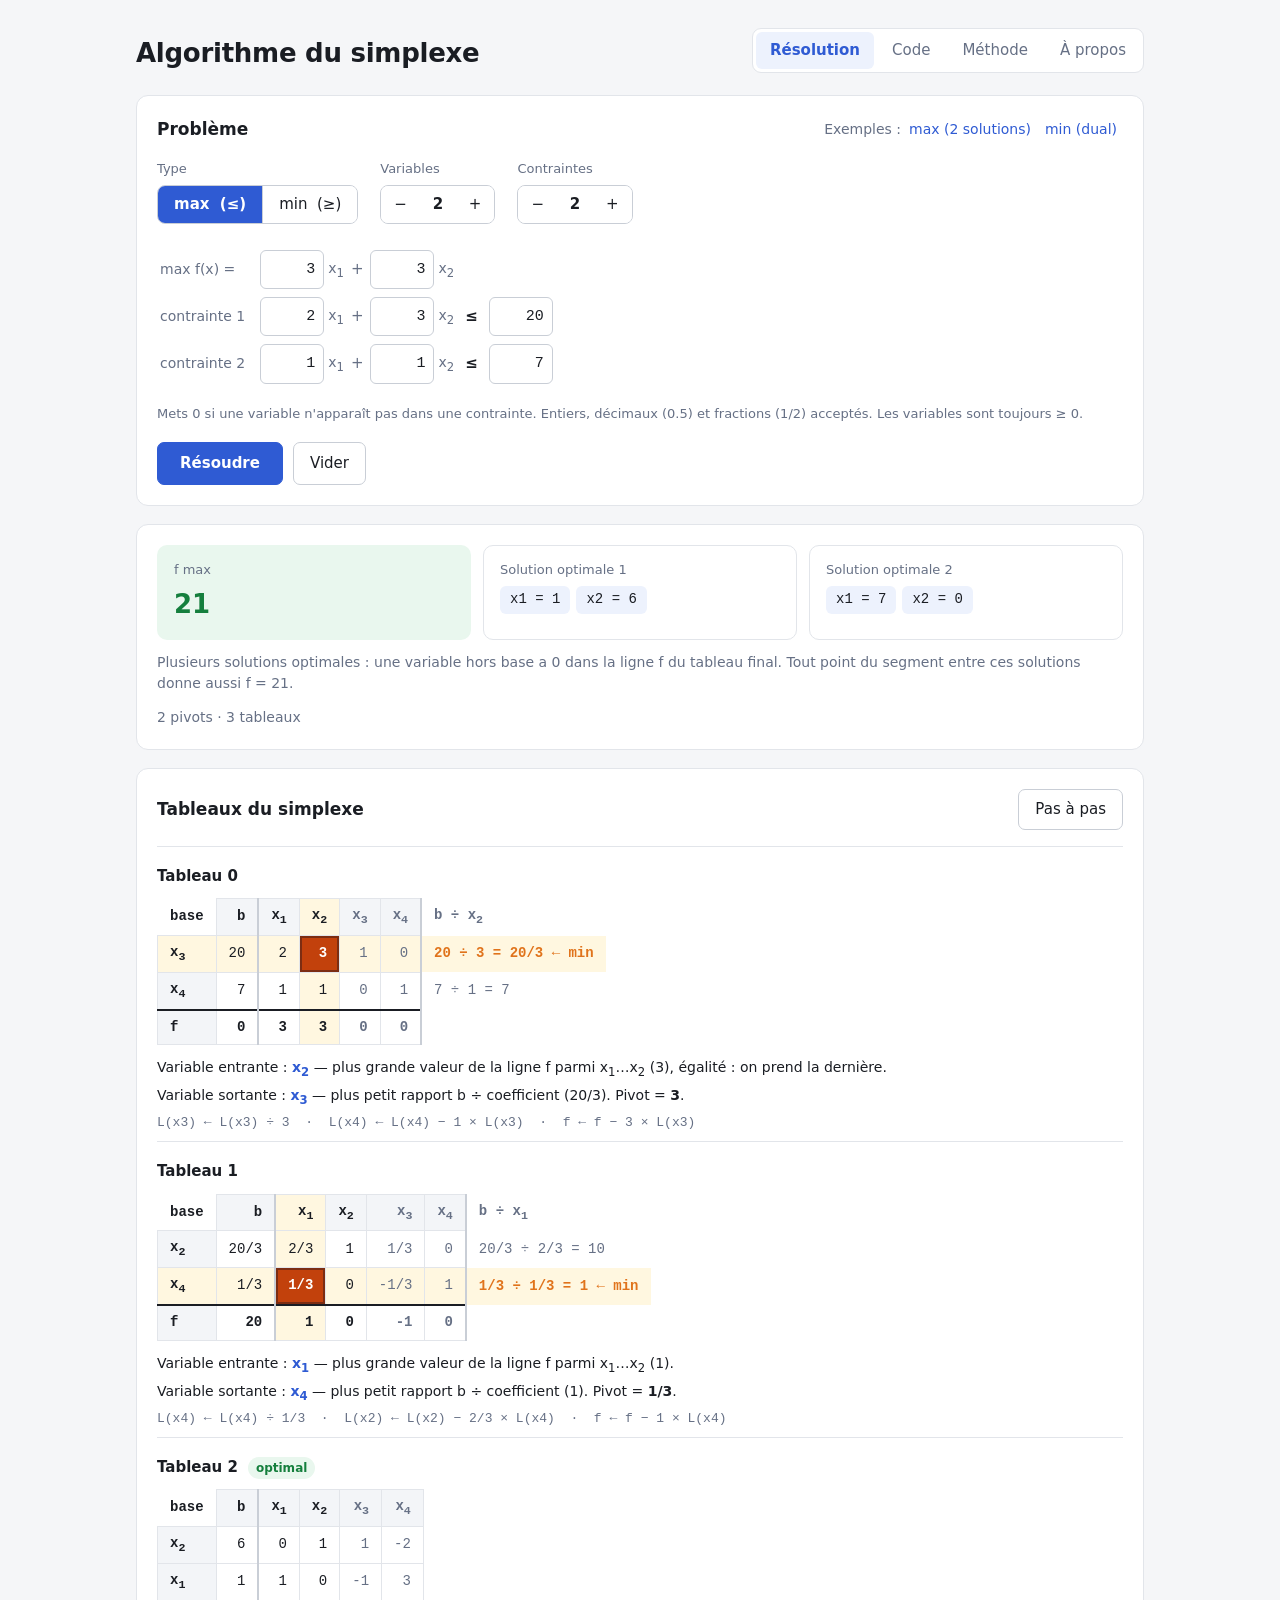
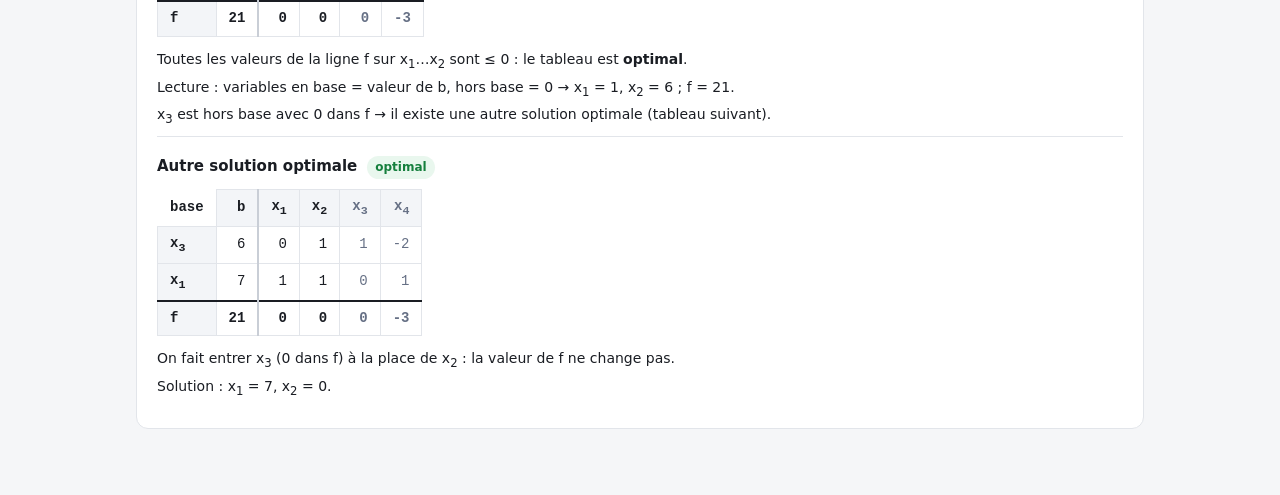
<file: python/simplex-web/index.html>
<!DOCTYPE html>
<html lang="fr">
<head>
<meta charset="utf-8">
<meta name="viewport" content="width=device-width, initial-scale=1">
<title>Algorithme du simplexe</title>
<meta name="description" content="Résolution de programmes linéaires par la méthode des tableaux du simplexe, étape par étape, en fractions exactes.">
<link rel="icon" href="data:image/svg+xml,<svg xmlns='http://www.w3.org/2000/svg' viewBox='0 0 32 32'><rect width='32' height='32' rx='7' fill='%232f5bd3'/><path d='M7 24 L13 9 L25 13 L21 24 Z' fill='none' stroke='white' stroke-width='2.5' stroke-linejoin='round'/></svg>">
<link rel="stylesheet" href="style.css">
</head>
<body>
<div class="page">

  <header class="entete">
    <div>
      <h1>Algorithme du simplexe</h1>
    </div>
    <nav class="onglets" role="tablist">
      <button class="onglet actif" data-onglet="resolution" role="tab">Résolution</button>
      <button class="onglet" data-onglet="code" role="tab">Code</button>
      <button class="onglet" data-onglet="methode" role="tab">Méthode</button>
      <button class="onglet" data-onglet="apropos" role="tab">À propos</button>
    </nav>
  </header>

  <!-- ================= RÉSOLUTION ================= -->
  <main id="resolution" class="panneau">

    <section class="carte">
      <div class="carte-titre">
        <h2>Problème</h2>
        <div class="exemples">
          <span class="doux">Exemples :</span>
          <button class="lien" data-exemple="0">max (2 solutions)</button>
          <button class="lien" data-exemple="1">min (dual)</button>
        </div>
      </div>

      <div class="reglages">
        <div class="champ">
          <span class="etiquette">Type</span>
          <div class="segment" id="type">
            <button data-type="max" class="actif">max &nbsp;(≤)</button>
            <button data-type="min">min &nbsp;(≥)</button>
          </div>
        </div>
        <div class="champ">
          <span class="etiquette">Variables</span>
          <div class="compteur" data-cible="n">
            <button data-delta="-1" aria-label="moins">−</button><output id="n">2</output><button data-delta="1" aria-label="plus">+</button>
          </div>
        </div>
        <div class="champ">
          <span class="etiquette">Contraintes</span>
          <div class="compteur" data-cible="m">
            <button data-delta="-1" aria-label="moins">−</button><output id="m">2</output><button data-delta="1" aria-label="plus">+</button>
          </div>
        </div>
      </div>

      <div id="saisie" class="saisie"></div>
      <p class="aide">Mets 0 si une variable n'apparaît pas dans une contrainte. Entiers, décimaux (0.5) et fractions (1/2) acceptés. Les variables sont toujours ≥ 0.</p>
      <p id="erreur" class="erreur cache"></p>

      <div class="actions">
        <button id="resoudre" class="principal">Résoudre</button>
        <button id="vider">Vider</button>
      </div>
    </section>

    <div id="resultats"></div>
  </main>

  <!-- ================= CODE PYTHON ================= -->
  <section id="code" class="panneau cache">
    <div class="carte">
      <div class="carte-titre">
        <h2>simplex.py</h2>
        <a class="bouton" href="simplex.py" download>Télécharger</a>
      </div>
      <p class="doux">Le programme d'origine (console). L'application web en est un portage fidèle en JavaScript : mêmes fonctions
        (<code>ligne_sortante</code>, <code>pivoter</code>, <code>lire_solution</code>, <code>simplex</code>), mêmes règles, mêmes fractions.
        Pour le lancer : <code>python3 simplex.py</code></p>
      <pre class="source"><code id="source-python">Chargement…</code></pre>
    </div>
  </section>

  <!-- ================= MÉTHODE ================= -->
  <section id="methode" class="panneau cache">
    <div class="carte texte">
      <h2>Deux types de problèmes</h2>
      <p><strong>MAX</strong> — <span class="formule">max f(x) = c₁x₁ + … + cₙxₙ</span> avec des contraintes <strong>≤</strong> et x ≥ 0 :
        on applique le simplexe directement. Les variables d'écart x<sub>n+1</sub>…x<sub>n+m</sub> forment la base de départ.</p>
      <p><strong>MIN</strong> — <span class="formule">min f(y) = c₁y₁ + … + cₙyₙ</span> avec des contraintes <strong>≥</strong> et y ≥ 0 (le primal) :
        on écrit le <strong>dual</strong>, qui est un problème de MAX,</p>
      <p class="formule centre">max f(x) = b₁x₁ + … + bₘxₘ &nbsp; avec &nbsp; Aᵀx ≤ c</p>
      <p>On le résout avec le simplexe, puis on lit la solution du primal dans le dernier tableau :
        <strong>yⱼ = − (valeur de la ligne f sous la variable d'écart de la contrainte j du dual)</strong>.
        Par dualité forte, f min = f max.</p>

      <h2>Règles du simplexe</h2>
      <ol>
        <li><strong>Variable entrante</strong> : la plus grande valeur de la ligne f, en ne regardant que les colonnes des variables du problème
          (pas celles des variables d'écart). En cas d'égalité, on prend la dernière.</li>
        <li><strong>Variable sortante</strong> : le plus petit rapport b / coefficient, seulement pour les coefficients &gt; 0.
          Si aucun coefficient n'est &gt; 0, le problème est non borné.</li>
        <li><strong>Pivot</strong> : on divise la ligne du pivot par le pivot, puis on fait apparaître des 0 dans la colonne :
          <span class="formule">Lᵢ ← Lᵢ − (coef) × L<sub>pivot</sub></span>.
          C'est la règle du rectangle du cours (<span class="formule">case − coin₁ × coin₂ / pivot</span>), appliquée à une ligne entière d'un coup.</li>
        <li><strong>Arrêt</strong> quand toutes ces valeurs de la ligne f sont ≤ 0.</li>
        <li>Si une variable <strong>hors base</strong> a <strong>0</strong> dans la ligne f, il existe une autre solution optimale : on fait un pivot de plus.</li>
      </ol>

      <h2>Lecture du tableau</h2>
      <p>La colonne <strong>b</strong> est la première colonne du tableau, puis la colonne j contient la variable xⱼ. Dans le calcul, la case b de la ligne f contient −f ; on affiche son opposé pour lire directement la valeur de f.
        Une variable en base vaut la valeur de b sur sa ligne, une variable hors base vaut 0.</p>
      <p>Tous les calculs sont faits en fractions exactes (20/3, 1/3…), jamais en nombres à virgule.</p>
    </div>
  </section>

  <!-- ================= À PROPOS ================= -->
  <section id="apropos" class="panneau cache">
    <div class="carte texte apropos">
      <h2>À propos de cette application</h2>
      <p>Le cœur du projet est mon programme Python <strong>simplex.py</strong> : l'algorithme du simplexe par la méthode des tableaux,
        les règles de choix des variables entrante et sortante, la détection des solutions multiples et la résolution des problèmes de min par le dual.
        Il est disponible dans l'onglet « Code ».</p>
      <p><strong>L'interface graphique a été mise en place avec l'aide d'une IA</strong>, afin de simplifier l'utilisation de l'application
        et la visualisation de l'algorithme du simplexe. Elle est basée sur mon code Python : le calcul en ligne est une traduction fidèle de
        <code>simplex.py</code> en JavaScript (mêmes fonctions, mêmes règles, calculs exacts en fractions), pour pouvoir tourner directement dans le navigateur.</p>
      <p>Les résultats affichés sont les mêmes que ceux du programme Python lancé en console avec <code>python3 simplex.py</code>.</p>

      <h2>Note pour le professeur</h2>
      <p>Pour moi, l'essentiel de ce projet est de <strong>comprendre comment fonctionne l'algorithme du simplexe</strong> :
        construire le tableau, choisir les variables entrante et sortante, faire le pivot, reconnaître l'optimum, et savoir passer par le dual
        pour un problème de minimisation. C'est ce travail que j'ai fait moi-même dans le programme Python.</p>
      <p>Je pense que l'utilisation de l'IA n'enlève rien à cette compréhension, à condition de s'en servir comme d'un outil et non comme d'une béquille.
        Ces technologies font désormais partie du métier : il faut savoir s'y adapter pour être plus efficace, sans en devenir dépendant.</p>
      <p>Le plus important reste de <strong>maîtriser les méthodes et les algorithmes de base</strong>. L'implémentation, elle,
        relève des choix du développeur : langage, outils, interface. Ici, j'ai choisi de m'appuyer sur l'IA pour la partie interface,
        afin de rendre l'algorithme plus facile à utiliser et à visualiser.</p>
    </div>
  </section>

</div>

<script src="simplex.js"></script>
<script src="app.js"></script>
</body>
</html>
</file>
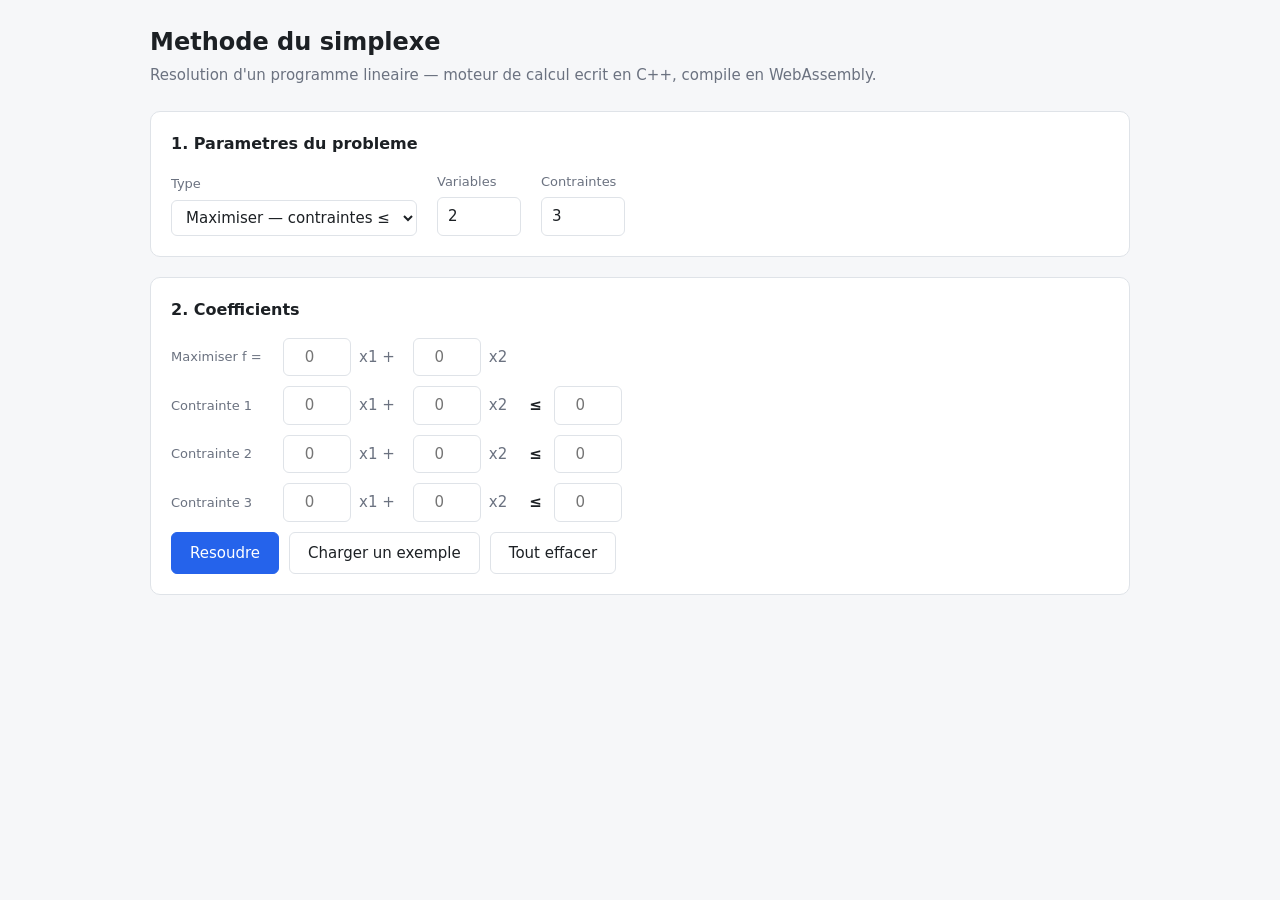
<file: python/projet_optimisation/web/index.html>
<!DOCTYPE html>
<html lang="fr">
<head>
<meta charset="utf-8">
<meta name="viewport" content="width=device-width, initial-scale=1">
<title>Methode du simplexe</title>
<style>
  :root {
    --fond: #f6f7f9;
    --carte: #ffffff;
    --bord: #dfe3e8;
    --texte: #1c2024;
    --doux: #6b7280;
    --accent: #2563eb;
    --accent-doux: #eff4ff;
    --pivot: #fde68a;
    --ok: #15803d;
    --erreur: #b91c1c;
  }
  * { box-sizing: border-box; }
  body {
    margin: 0; padding: 24px 16px 64px;
    font: 15px/1.5 system-ui, -apple-system, "Segoe UI", Roboto, sans-serif;
    background: var(--fond); color: var(--texte);
  }
  .page { max-width: 980px; margin: 0 auto; }
  h1 { font-size: 24px; margin: 0 0 4px; }
  .sous-titre { color: var(--doux); margin: 0 0 24px; }
  .carte {
    background: var(--carte); border: 1px solid var(--bord);
    border-radius: 10px; padding: 20px; margin-bottom: 20px;
  }
  .carte h2 { font-size: 16px; margin: 0 0 16px; }
  .reglages { display: flex; flex-wrap: wrap; gap: 20px; align-items: flex-end; }
  .champ { display: flex; flex-direction: column; gap: 6px; }
  .champ label { font-size: 13px; color: var(--doux); }
  select, input {
    font: inherit; padding: 7px 10px;
    border: 1px solid var(--bord); border-radius: 6px; background: #fff; color: inherit;
  }
  input[type=number] { width: 84px; }
  .saisie input { width: 68px; text-align: center; }
  button {
    font: inherit; font-weight: 500; padding: 9px 18px; border-radius: 6px;
    border: 1px solid var(--bord); background: #fff; color: inherit; cursor: pointer;
  }
  button.principal { background: var(--accent); border-color: var(--accent); color: #fff; }
  button:disabled { opacity: .5; cursor: default; }
  .boutons { display: flex; gap: 10px; flex-wrap: wrap; margin-top: 4px; }
  .ligne-saisie { display: flex; align-items: center; gap: 8px; flex-wrap: wrap; margin-bottom: 10px; }
  .ligne-saisie .etiquette { min-width: 104px; color: var(--doux); font-size: 13px; }
  .var { color: var(--doux); margin-right: 10px; }
  .sens { font-weight: 600; margin: 0 4px; }
  .defile { overflow-x: auto; }
  table { border-collapse: collapse; font-variant-numeric: tabular-nums; font-size: 14px; }
  th, td { border: 1px solid var(--bord); padding: 6px 12px; text-align: right; }
  th { background: var(--accent-doux); font-weight: 600; }
  td.base, th.base { text-align: left; background: var(--accent-doux); font-weight: 600; }
  tr.objectif td { border-top: 2px solid var(--texte); }
  td.pivot { background: var(--pivot); font-weight: 700; }
  .etape { margin-bottom: 22px; }
  .etape h3 { font-size: 14px; margin: 0 0 8px; }
  .etape .note { font-size: 13px; color: var(--doux); margin: 8px 0 0; }
  .resultat-cle { font-size: 22px; font-weight: 600; margin: 0 0 14px; }
  .resultat-cle.ok { color: var(--ok); }
  .resultat-cle.erreur { color: var(--erreur); }
  .sol { margin: 0 0 10px; }
  .sol .titre { font-size: 13px; color: var(--doux); margin-bottom: 4px; }
  .pastille {
    display: inline-block; background: var(--accent-doux); border: 1px solid var(--bord);
    border-radius: 5px; padding: 3px 10px; margin: 0 6px 6px 0;
    font-variant-numeric: tabular-nums;
  }
  .encart {
    background: var(--accent-doux); border: 1px solid var(--bord);
    border-radius: 8px; padding: 14px 16px; margin-bottom: 18px; font-size: 14px;
  }
  .encart p { margin: 0 0 6px; }
  .encart .formule { font-family: ui-monospace, "Cascadia Code", Consolas, monospace; }
  .cache { display: none; }
</style>
</head>
<body>
<div class="page">

  <h1>Methode du simplexe</h1>
  <p class="sous-titre">Resolution d'un programme lineaire &mdash; moteur de calcul ecrit en C++, compile en WebAssembly.</p>

  <div class="carte">
    <h2>1. Parametres du probleme</h2>
    <div class="reglages">
      <div class="champ">
        <label for="type">Type</label>
        <select id="type">
          <option value="1">Maximiser &mdash; contraintes &le;</option>
          <option value="2">Minimiser &mdash; contraintes &ge;</option>
        </select>
      </div>
      <div class="champ">
        <label for="nbVar">Variables</label>
        <input type="number" id="nbVar" min="1" max="12" value="2">
      </div>
      <div class="champ">
        <label for="nbCont">Contraintes</label>
        <input type="number" id="nbCont" min="1" max="12" value="3">
      </div>
    </div>
  </div>

  <div class="carte">
    <h2>2. Coefficients</h2>
    <div id="grille"></div>
    <div class="boutons">
      <button class="principal" id="btnResoudre" disabled>Resoudre</button>
      <button id="btnExemple">Charger un exemple</button>
      <button id="btnVider">Tout effacer</button>
    </div>
  </div>

  <div class="carte cache" id="carteResultat">
    <h2>3. Resultat</h2>
    <div id="resultat"></div>
  </div>

  <div class="carte cache" id="carteEtapes">
    <h2>4. Deroulement des iterations</h2>
    <div id="etapes"></div>
  </div>

</div>

<script src="simplex.js"></script>
<script>
(function () {
  "use strict";

  var Module = null;
  var resoudreTexte = null;

  var elType   = document.getElementById("type");
  var elNbVar  = document.getElementById("nbVar");
  var elNbCont = document.getElementById("nbCont");
  var elGrille = document.getElementById("grille");

  // --- construction de la grille de saisie ---------------------------------
  function sensCourant() { return elType.value === "2" ? "≥" : "≤"; }

  function champNombre(id) {
    var i = document.createElement("input");
    i.type = "number"; i.step = "any"; i.id = id; i.placeholder = "0";
    return i;
  }

  function construireGrille() {
    var n = Math.max(1, Math.min(12, parseInt(elNbVar.value, 10) || 1));
    var m = Math.max(1, Math.min(12, parseInt(elNbCont.value, 10) || 1));
    var anciennes = {};
    elGrille.querySelectorAll("input").forEach(function (i) { anciennes[i.id] = i.value; });

    elGrille.innerHTML = "";
    var sens = sensCourant();

    // ligne de l'objectif
    var ligneObj = document.createElement("div");
    ligneObj.className = "ligne-saisie saisie";
    var eti = document.createElement("span");
    eti.className = "etiquette";
    eti.textContent = elType.value === "2" ? "Minimiser f =" : "Maximiser f =";
    ligneObj.appendChild(eti);
    for (var j = 0; j < n; j++) {
      ligneObj.appendChild(champNombre("c" + j));
      var v = document.createElement("span");
      v.className = "var";
      v.textContent = "x" + (j + 1) + (j < n - 1 ? "  +" : "");
      ligneObj.appendChild(v);
    }
    elGrille.appendChild(ligneObj);

    // lignes des contraintes
    for (var i = 0; i < m; i++) {
      var ligne = document.createElement("div");
      ligne.className = "ligne-saisie saisie";
      var e = document.createElement("span");
      e.className = "etiquette";
      e.textContent = "Contrainte " + (i + 1);
      ligne.appendChild(e);
      for (var k = 0; k < n; k++) {
        ligne.appendChild(champNombre("a" + i + "_" + k));
        var vv = document.createElement("span");
        vv.className = "var";
        vv.textContent = "x" + (k + 1) + (k < n - 1 ? "  +" : "");
        ligne.appendChild(vv);
      }
      var s = document.createElement("span");
      s.className = "sens";
      s.textContent = sens;
      ligne.appendChild(s);
      ligne.appendChild(champNombre("b" + i));
      elGrille.appendChild(ligne);
    }

    // on restitue les valeurs deja saisies
    elGrille.querySelectorAll("input").forEach(function (i) {
      if (anciennes[i.id] !== undefined) i.value = anciennes[i.id];
    });
  }

  function valeur(id) {
    var el = document.getElementById(id);
    if (!el || el.value.trim() === "") return 0;
    var v = parseFloat(el.value);
    return isFinite(v) ? v : 0;
  }

  // --- format texte attendu par le moteur C++ ------------------------------
  function assemblerEntree() {
    var n = Math.max(1, parseInt(elNbVar.value, 10) || 1);
    var m = Math.max(1, parseInt(elNbCont.value, 10) || 1);
    var lignes = [elType.value, n + " " + m];

    var c = [];
    for (var j = 0; j < n; j++) c.push(valeur("c" + j));
    lignes.push(c.join(" "));

    for (var i = 0; i < m; i++) {
      var l = [];
      for (var k = 0; k < n; k++) l.push(valeur("a" + i + "_" + k));
      l.push(valeur("b" + i));
      lignes.push(l.join(" "));
    }
    return lignes.join("\n") + "\n";
  }

  // --- affichage -----------------------------------------------------------
  function fmt(x) {
    if (Math.abs(x) < 1e-9) return "0";
    var arrondi = Math.round(x * 1000) / 1000;
    return String(arrondi);
  }

  // Les variables d'ecart continuent la numerotation : x1, x2 puis x3, x4, x5.
  function nomsColonnes(r) {
    var noms = [];
    var lettre = r.passeParDual ? "y" : "x";
    for (var j = 0; j < r.n + r.m; j++) noms.push(lettre + (j + 1));
    return noms;
  }

  function termes(coeffs, nom) {
    return coeffs.map(function (v, i) {
      return fmt(v) + nom + (i + 1);
    }).join(" + ");
  }

  function afficherResultat(r) {
    var html = "";

    if (r.statut !== "OPTIMAL") {
      html += '<p class="resultat-cle erreur">' + r.message + "</p>";
      document.getElementById("resultat").innerHTML = html;
      document.getElementById("carteResultat").classList.remove("cache");
      document.getElementById("carteEtapes").classList.add("cache");
      return;
    }

    if (r.passeParDual) {
      html += '<div class="encart">';
      html += "<p><strong>Probleme de minimisation :</strong> il n'est pas sous forme standard "
            + "(contraintes &ge;), donc on resout son <strong>dual</strong>, qui l'est.</p>";
      html += '<p class="formule">max f = ' + termes(r.c, "y") + "</p>";
      for (var i = 0; i < r.m; i++) {
        html += '<p class="formule">&nbsp;&nbsp;&nbsp;&nbsp;'
              + termes(r.A[i], "y") + " &le; " + fmt(r.b[i]) + "</p>";
      }
      html += "<p>Le tableau final donne alors les deux solutions a la fois : "
            + "les <strong>y</strong> dans la colonne des valeurs, "
            + "les <strong>x</strong> dans la ligne z sous les variables d'ecart.</p>";
      html += "</div>";
    }

    html += '<p class="resultat-cle ok">f* = ' + fmt(r.valeurOptimale) + "</p>";

    html += '<div class="sol"><div class="titre">Solution du probleme pose'
          + (r.passeParDual ? " (le primal, minimisation)" : " (maximisation)") + "</div>";
    r.solutionPrimale.forEach(function (v, i) {
      html += '<span class="pastille">x' + (i + 1) + " = " + fmt(v) + "</span>";
    });
    html += "</div>";

    html += '<div class="sol"><div class="titre">Solution du probleme dual</div>';
    r.solutionDuale.forEach(function (v, i) {
      html += '<span class="pastille">' + (r.passeParDual ? "y" : "y") + (i + 1)
            + " = " + fmt(v) + "</span>";
    });
    html += "</div>";

    document.getElementById("resultat").innerHTML = html;
    document.getElementById("carteResultat").classList.remove("cache");
  }

  function afficherEtapes(r) {
    var noms = nomsColonnes(r);
    var html = "";

    r.etapes.forEach(function (e, k) {
      html += '<div class="etape"><h3>Tableau ' + k
            + (k === 0 ? " &mdash; depart" : "") + "</h3>";
      html += '<div class="defile"><table><thead><tr>'
            + '<th class="base"></th><th>bi</th>';
      noms.forEach(function (nom) { html += "<th>" + nom + "</th>"; });
      html += "</tr></thead><tbody>";

      e.T.forEach(function (ligne, i) {
        var estObjectif = (i === e.T.length - 1);
        html += "<tr" + (estObjectif ? ' class="objectif"' : "") + '>';
        html += '<td class="base">' + (estObjectif ? "f" : noms[e.base[i]]) + "</td>";
        // le second membre a gauche ; sur la ligne f le coin vaut -f
        var bi = ligne[ligne.length - 1];
        html += "<td>" + fmt(estObjectif ? -bi : bi) + "</td>";
        for (var j = 0; j < ligne.length - 1; j++) {
          var marque = (i === e.lignePivot && j === e.colonnePivot) ? ' class="pivot"' : "";
          html += "<td" + marque + ">" + fmt(ligne[j]) + "</td>";
        }
        html += "</tr>";
      });

      html += "</tbody></table></div>";
      if (e.lignePivot >= 0 && e.colonnePivot >= 0) {
        html += '<p class="note">Variable entrante : <strong>' + noms[e.colonnePivot]
              + "</strong> (c<sub>j</sub> &minus; z<sub>j</sub> le plus positif) &mdash; variable sortante : <strong>"
              + noms[e.base[e.lignePivot]] + "</strong> (rapport minimal).</p>";
      } else if (k === r.etapes.length - 1 && r.statut === "OPTIMAL") {
        html += '<p class="note">Aucun c<sub>j</sub> &minus; z<sub>j</sub> positif : l\'optimum est atteint.</p>';
      }
      html += "</div>";
    });

    document.getElementById("etapes").innerHTML = html;
    document.getElementById("carteEtapes").classList.remove("cache");
  }

  // --- actions -------------------------------------------------------------
  function resoudre() {
    var json = resoudreTexte(assemblerEntree());
    var r;
    try {
      r = JSON.parse(json);
    } catch (err) {
      document.getElementById("resultat").innerHTML =
        '<p class="resultat-cle erreur">Reponse illisible du moteur de calcul.</p>';
      document.getElementById("carteResultat").classList.remove("cache");
      return;
    }
    afficherResultat(r);
    if (r.statut === "OPTIMAL") afficherEtapes(r);
    document.getElementById("carteResultat").scrollIntoView({ behavior: "smooth", block: "start" });
  }

  function chargerExemple() {
    if (elType.value === "2") {
      // min 2x1 + 3x2  s.c.  x1 + x2 >= 4 ,  x1 + 3x2 >= 6     -> z* = 9 en (3 ; 1)
      elNbVar.value = 2; elNbCont.value = 2;
      construireGrille();
      var v = { c0: 2, c1: 3, a0_0: 1, a0_1: 1, b0: 4, a1_0: 1, a1_1: 3, b1: 6 };
    } else {
      // max 3x1 + 5x2  s.c.  x1 <= 4 ,  2x2 <= 12 ,  3x1 + 2x2 <= 18  -> z* = 36 en (2 ; 6)
      elNbVar.value = 2; elNbCont.value = 3;
      construireGrille();
      var v = { c0: 3, c1: 5, a0_0: 1, a0_1: 0, b0: 4,
                a1_0: 0, a1_1: 2, b1: 12, a2_0: 3, a2_1: 2, b2: 18 };
    }
    Object.keys(v).forEach(function (id) {
      var el = document.getElementById(id);
      if (el) el.value = v[id];
    });
  }

  function vider() {
    elGrille.querySelectorAll("input").forEach(function (i) { i.value = ""; });
    document.getElementById("carteResultat").classList.add("cache");
    document.getElementById("carteEtapes").classList.add("cache");
  }

  elType.addEventListener("change", construireGrille);
  elNbVar.addEventListener("input", construireGrille);
  elNbCont.addEventListener("input", construireGrille);
  document.getElementById("btnResoudre").addEventListener("click", resoudre);
  document.getElementById("btnExemple").addEventListener("click", chargerExemple);
  document.getElementById("btnVider").addEventListener("click", vider);

  construireGrille();

  // --- chargement du module WebAssembly ------------------------------------
  creerSimplex().then(function (mod) {
    Module = mod;
    resoudreTexte = Module.cwrap("resoudreTexte", "string", ["string"]);
    document.getElementById("btnResoudre").disabled = false;
  });
})();
</script>
</body>
</html>
</file>
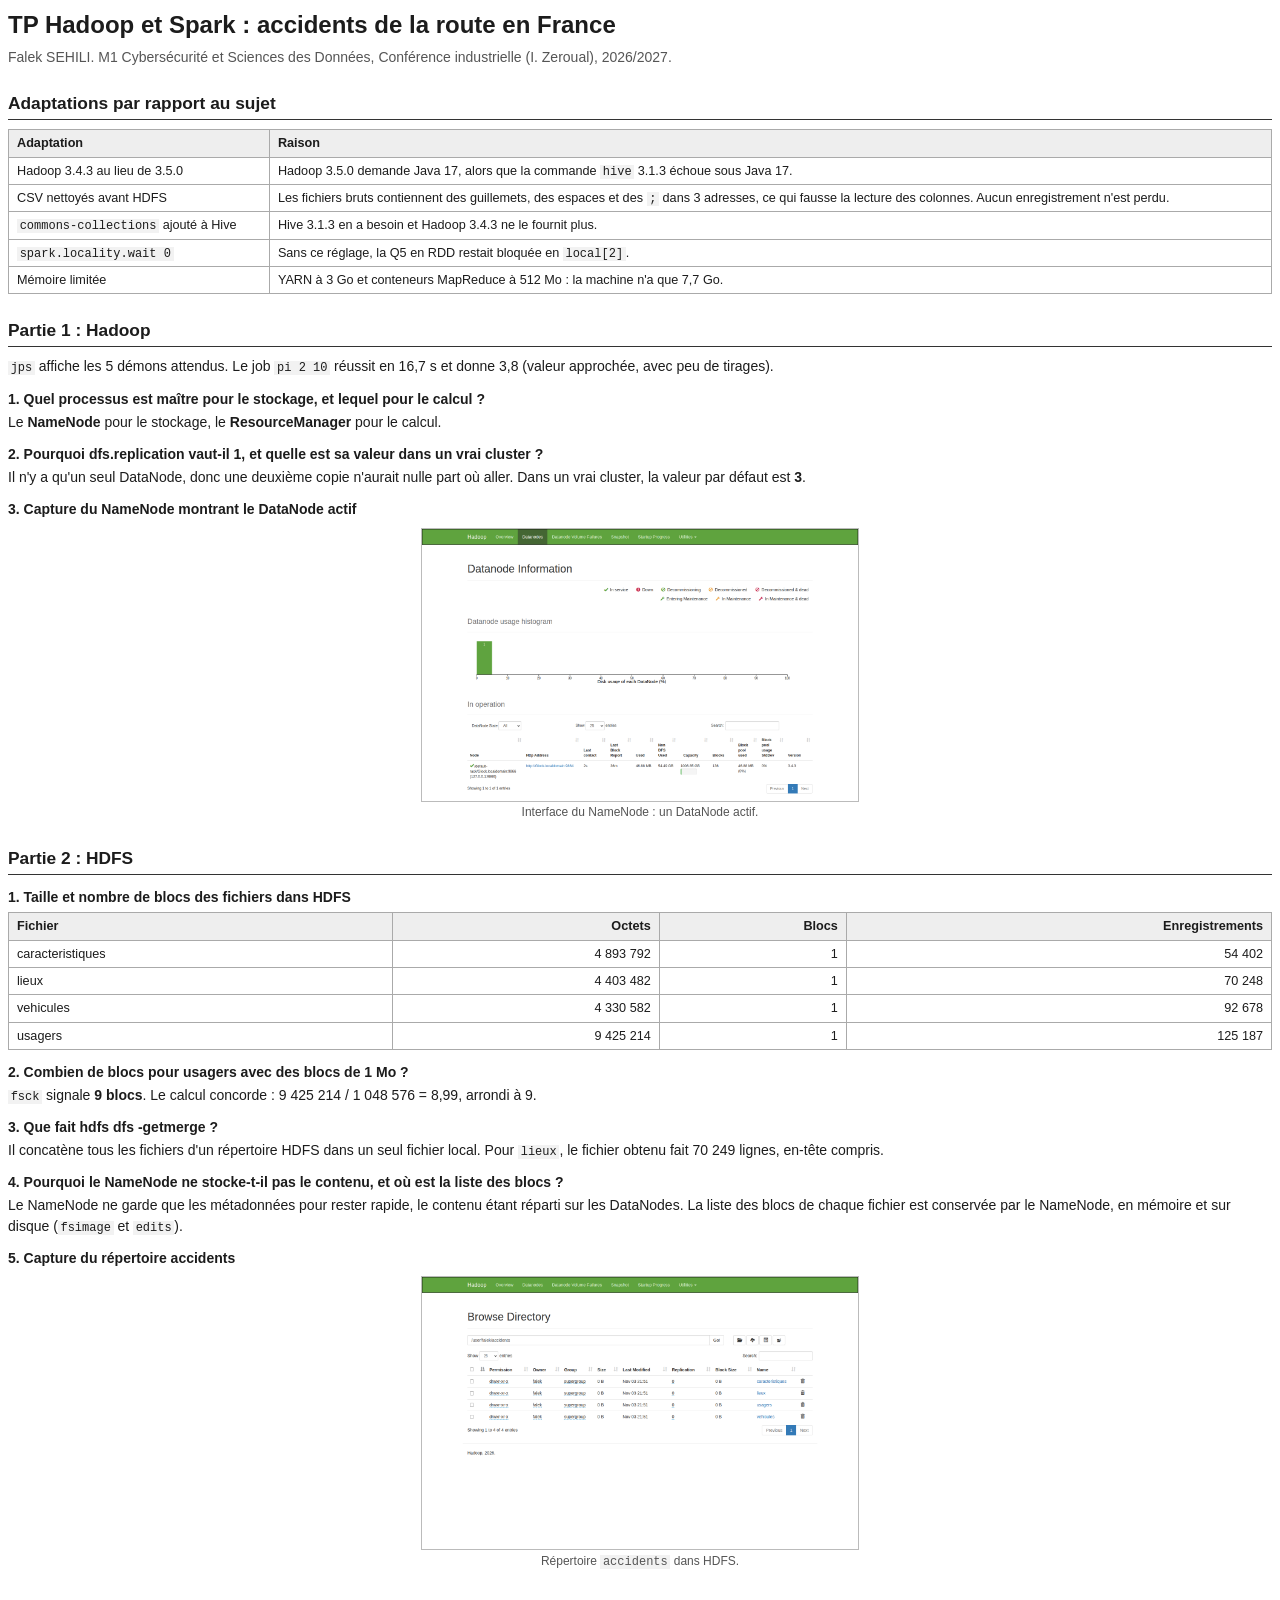
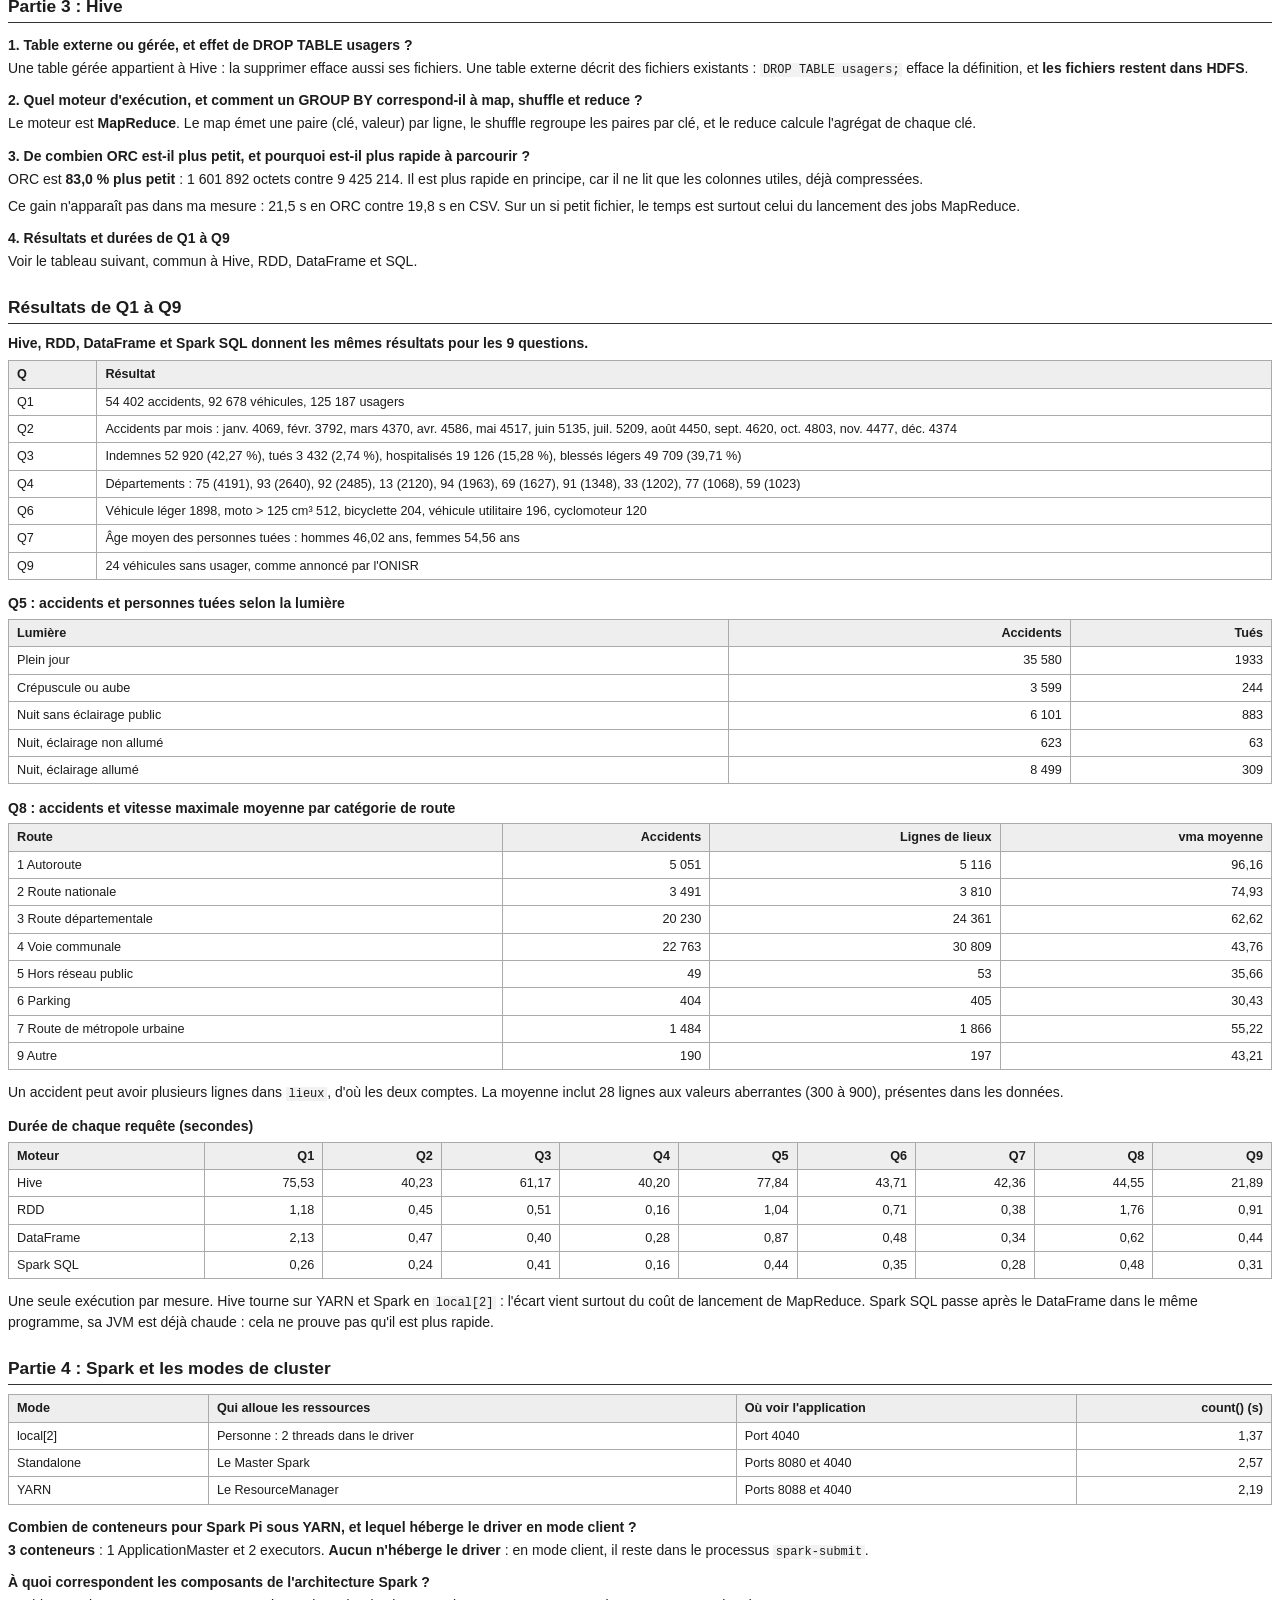
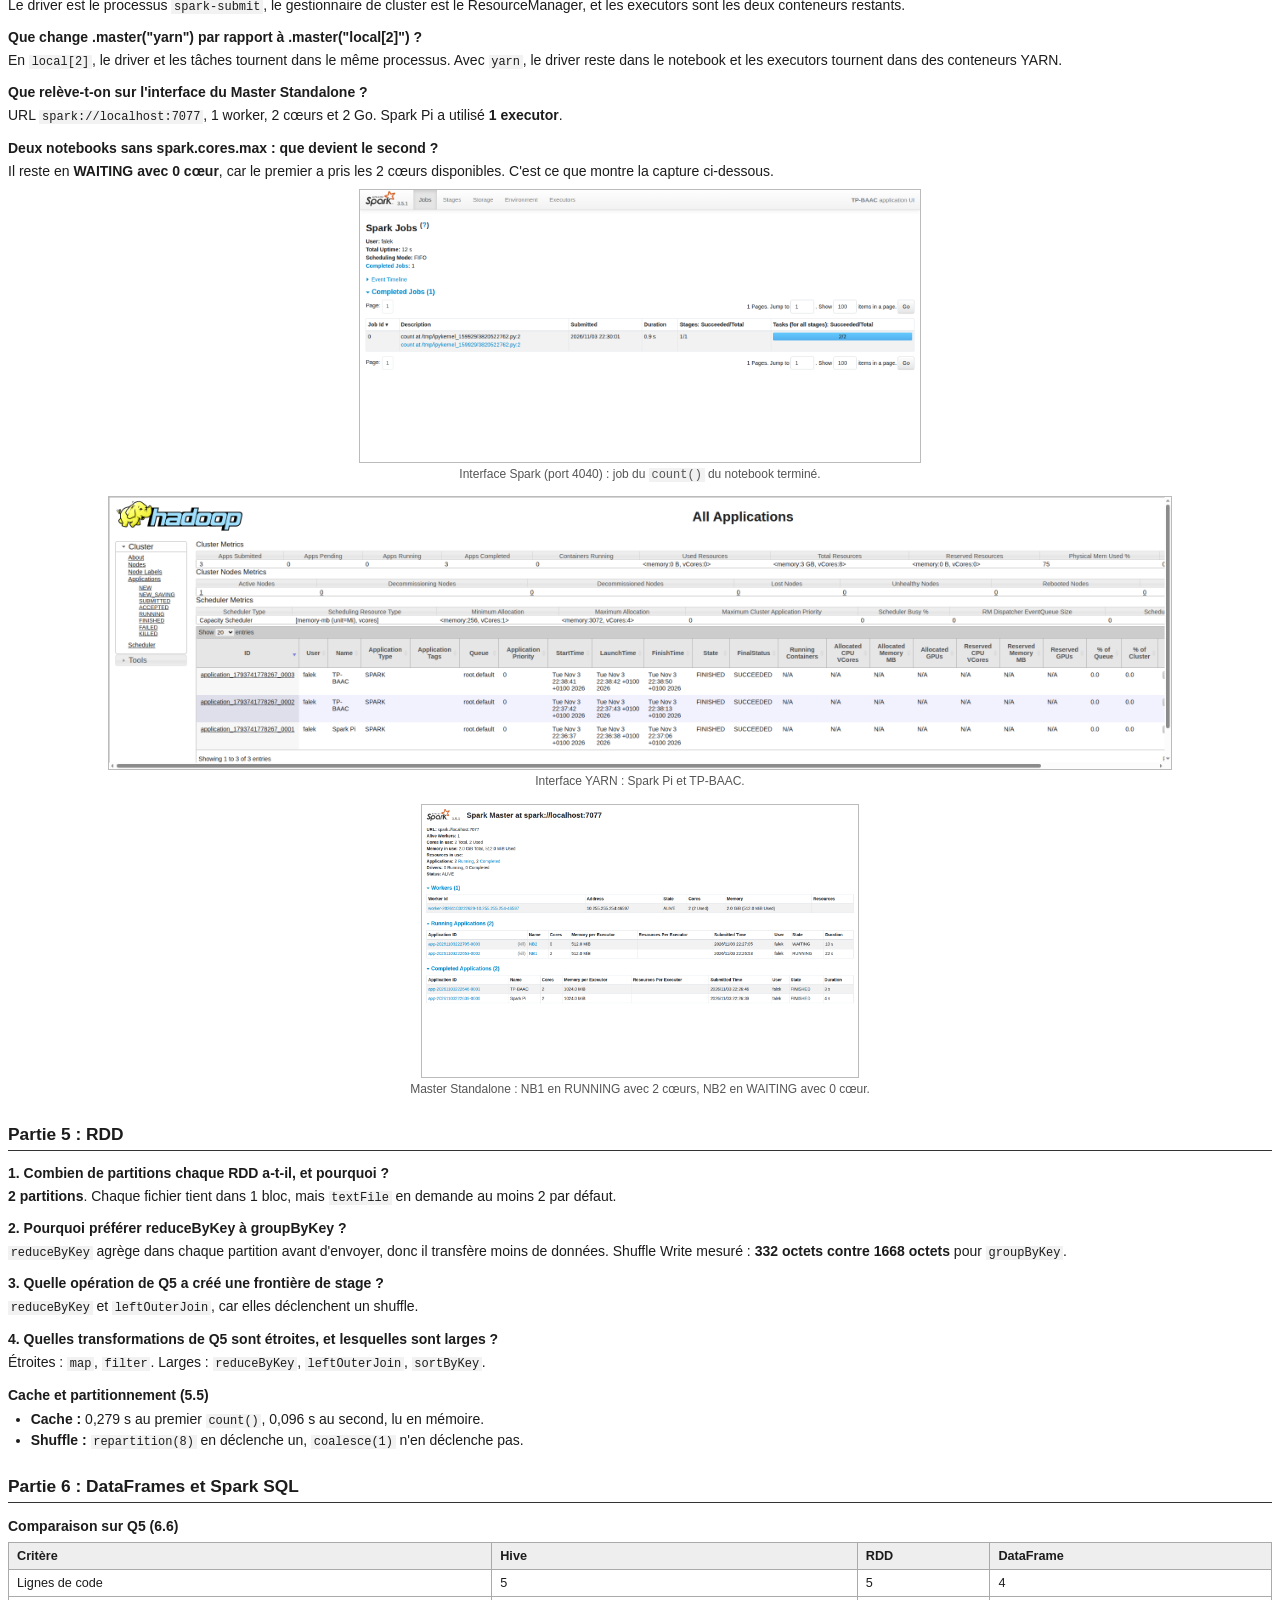
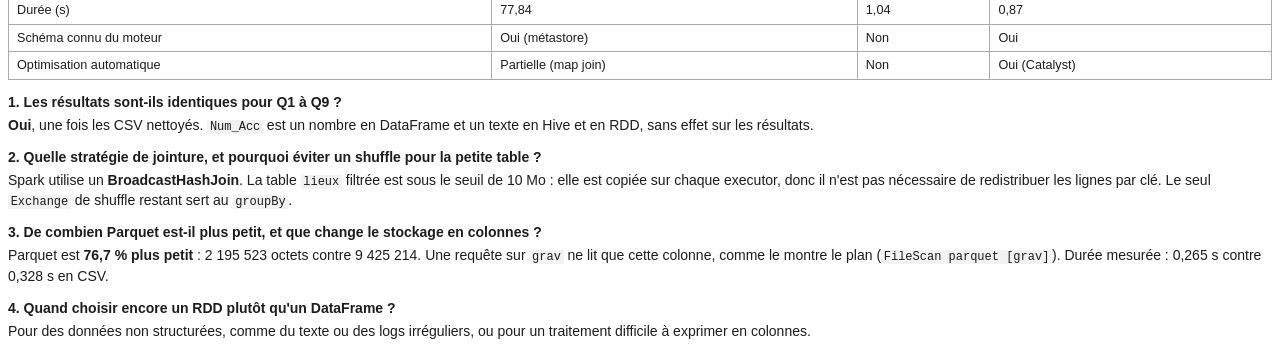
<file: data/tp-hadoop-spark/rapport/rapport.html>
<!doctype html><html lang="fr"><head><meta charset="utf-8"><title>Rapport TP Hadoop et Spark</title>
<style>
@page{size:A4;margin:18mm 17mm}
body{font:10.5pt/1.45 Arial,sans-serif;color:#1c1c1c}
h1{font-size:18pt;margin:0 0 3pt}.sub{color:#555;margin:0 0 12pt}
h2{font-size:13pt;margin:18pt 0 7pt;padding-bottom:2pt;border-bottom:1.5px solid #333;break-after:avoid}
h3{font-size:10.5pt;margin:10pt 0 3pt;break-after:avoid}
p{margin:0 0 5pt}.q{font-weight:bold;margin:9pt 0 2pt;break-after:avoid}
table{border-collapse:collapse;width:100%;margin:4pt 0 9pt;font-size:9.5pt;break-inside:avoid}
th,td{border:1px solid #aaa;padding:3pt 6pt;text-align:left;vertical-align:top}th{background:#eee}
td.n,th.n{text-align:right}code{font:9pt Consolas,monospace;background:#f2f2f2;padding:0 2pt}
figure{margin:6pt 0 10pt;break-inside:avoid}img{display:block;max-width:100%;max-height:72mm;border:1px solid #bbb;margin:0 auto}
figcaption{font-size:9pt;color:#555;margin-top:2pt;text-align:center}ul{margin:2pt 0 6pt;padding-left:17pt}
</style></head><body>
<h1>TP Hadoop et Spark : accidents de la route en France</h1>
<p class="sub">Falek SEHILI. M1 Cybersécurité et Sciences des Données, Conférence industrielle (I. Zeroual), 2026/2027.</p>

<h2>Adaptations par rapport au sujet</h2>
<table><tr><th>Adaptation</th><th>Raison</th></tr>
<tr><td>Hadoop 3.4.3 au lieu de 3.5.0</td><td>Hadoop 3.5.0 demande Java 17, alors que la commande <code>hive</code> 3.1.3 échoue sous Java 17.</td></tr>
<tr><td>CSV nettoyés avant HDFS</td><td>Les fichiers bruts contiennent des guillemets, des espaces et des <code>;</code> dans 3 adresses, ce qui fausse la lecture des colonnes. Aucun enregistrement n'est perdu.</td></tr>
<tr><td><code>commons-collections</code> ajouté à Hive</td><td>Hive 3.1.3 en a besoin et Hadoop 3.4.3 ne le fournit plus.</td></tr>
<tr><td><code>spark.locality.wait 0</code></td><td>Sans ce réglage, la Q5 en RDD restait bloquée en <code>local[2]</code>.</td></tr>
<tr><td>Mémoire limitée</td><td>YARN à 3 Go et conteneurs MapReduce à 512 Mo : la machine n'a que 7,7 Go.</td></tr></table>

<h2>Partie 1 : Hadoop</h2>
<p><code>jps</code> affiche les 5 démons attendus. Le job <code>pi 2 10</code> réussit en 16,7 s et donne 3,8 (valeur approchée, avec peu de tirages).</p>
<p class="q">1. Quel processus est maître pour le stockage, et lequel pour le calcul ?</p>
<p>Le <b>NameNode</b> pour le stockage, le <b>ResourceManager</b> pour le calcul.</p>
<p class="q">2. Pourquoi dfs.replication vaut-il 1, et quelle est sa valeur dans un vrai cluster ?</p>
<p>Il n'y a qu'un seul DataNode, donc une deuxième copie n'aurait nulle part où aller. Dans un vrai cluster, la valeur par défaut est <b>3</b>.</p>
<p class="q">3. Capture du NameNode montrant le DataNode actif</p>
<figure><img src="captures/namenode_datanode.png"><figcaption>Interface du NameNode : un DataNode actif.</figcaption></figure>

<h2>Partie 2 : HDFS</h2>
<p class="q">1. Taille et nombre de blocs des fichiers dans HDFS</p>
<table><tr><th>Fichier</th><th class="n">Octets</th><th class="n">Blocs</th><th class="n">Enregistrements</th></tr>
<tr><td>caracteristiques</td><td class="n">4 893 792</td><td class="n">1</td><td class="n">54 402</td></tr>
<tr><td>lieux</td><td class="n">4 403 482</td><td class="n">1</td><td class="n">70 248</td></tr>
<tr><td>vehicules</td><td class="n">4 330 582</td><td class="n">1</td><td class="n">92 678</td></tr>
<tr><td>usagers</td><td class="n">9 425 214</td><td class="n">1</td><td class="n">125 187</td></tr></table>
<p class="q">2. Combien de blocs pour usagers avec des blocs de 1 Mo ?</p>
<p><code>fsck</code> signale <b>9 blocs</b>. Le calcul concorde : 9 425 214 / 1 048 576 = 8,99, arrondi à 9.</p>
<p class="q">3. Que fait hdfs dfs -getmerge ?</p>
<p>Il concatène tous les fichiers d'un répertoire HDFS dans un seul fichier local. Pour <code>lieux</code>, le fichier obtenu fait 70 249 lignes, en-tête compris.</p>
<p class="q">4. Pourquoi le NameNode ne stocke-t-il pas le contenu, et où est la liste des blocs ?</p>
<p>Le NameNode ne garde que les métadonnées pour rester rapide, le contenu étant réparti sur les DataNodes. La liste des blocs de chaque fichier est conservée par le NameNode, en mémoire et sur disque (<code>fsimage</code> et <code>edits</code>).</p>
<p class="q">5. Capture du répertoire accidents</p>
<figure><img src="captures/hdfs_browse_accidents.png"><figcaption>Répertoire <code>accidents</code> dans HDFS.</figcaption></figure>

<h2>Partie 3 : Hive</h2>
<p class="q">1. Table externe ou gérée, et effet de DROP TABLE usagers ?</p>
<p>Une table gérée appartient à Hive : la supprimer efface aussi ses fichiers. Une table externe décrit des fichiers existants : <code>DROP TABLE usagers;</code> efface la définition, et <b>les fichiers restent dans HDFS</b>.</p>
<p class="q">2. Quel moteur d'exécution, et comment un GROUP BY correspond-il à map, shuffle et reduce ?</p>
<p>Le moteur est <b>MapReduce</b>. Le map émet une paire (clé, valeur) par ligne, le shuffle regroupe les paires par clé, et le reduce calcule l'agrégat de chaque clé.</p>
<p class="q">3. De combien ORC est-il plus petit, et pourquoi est-il plus rapide à parcourir ?</p>
<p>ORC est <b>83,0 % plus petit</b> : 1 601 892 octets contre 9 425 214. Il est plus rapide en principe, car il ne lit que les colonnes utiles, déjà compressées.</p>
<p>Ce gain n'apparaît pas dans ma mesure : 21,5 s en ORC contre 19,8 s en CSV. Sur un si petit fichier, le temps est surtout celui du lancement des jobs MapReduce.</p>
<p class="q">4. Résultats et durées de Q1 à Q9</p>
<p>Voir le tableau suivant, commun à Hive, RDD, DataFrame et SQL.</p>

<h2>Résultats de Q1 à Q9</h2>
<p><b>Hive, RDD, DataFrame et Spark SQL donnent les mêmes résultats pour les 9 questions.</b></p>
<table><tr><th style="width:7%">Q</th><th>Résultat</th></tr>
<tr><td>Q1</td><td>54 402 accidents, 92 678 véhicules, 125 187 usagers</td></tr>
<tr><td>Q2</td><td>Accidents par mois : janv. 4069, févr. 3792, mars 4370, avr. 4586, mai 4517, juin 5135, juil. 5209, août 4450, sept. 4620, oct. 4803, nov. 4477, déc. 4374</td></tr>
<tr><td>Q3</td><td>Indemnes 52 920 (42,27 %), tués 3 432 (2,74 %), hospitalisés 19 126 (15,28 %), blessés légers 49 709 (39,71 %)</td></tr>
<tr><td>Q4</td><td>Départements : 75 (4191), 93 (2640), 92 (2485), 13 (2120), 94 (1963), 69 (1627), 91 (1348), 33 (1202), 77 (1068), 59 (1023)</td></tr>
<tr><td>Q6</td><td>Véhicule léger 1898, moto &gt; 125 cm³ 512, bicyclette 204, véhicule utilitaire 196, cyclomoteur 120</td></tr>
<tr><td>Q7</td><td>Âge moyen des personnes tuées : hommes 46,02 ans, femmes 54,56 ans</td></tr>
<tr><td>Q9</td><td>24 véhicules sans usager, comme annoncé par l'ONISR</td></tr></table>
<h3>Q5 : accidents et personnes tuées selon la lumière</h3>
<table><tr><th>Lumière</th><th class="n">Accidents</th><th class="n">Tués</th></tr>
<tr><td>Plein jour</td><td class="n">35 580</td><td class="n">1933</td></tr>
<tr><td>Crépuscule ou aube</td><td class="n">3 599</td><td class="n">244</td></tr>
<tr><td>Nuit sans éclairage public</td><td class="n">6 101</td><td class="n">883</td></tr>
<tr><td>Nuit, éclairage non allumé</td><td class="n">623</td><td class="n">63</td></tr>
<tr><td>Nuit, éclairage allumé</td><td class="n">8 499</td><td class="n">309</td></tr></table>
<h3>Q8 : accidents et vitesse maximale moyenne par catégorie de route</h3>
<table><tr><th>Route</th><th class="n">Accidents</th><th class="n">Lignes de lieux</th><th class="n">vma moyenne</th></tr>
<tr><td>1 Autoroute</td><td class="n">5 051</td><td class="n">5 116</td><td class="n">96,16</td></tr>
<tr><td>2 Route nationale</td><td class="n">3 491</td><td class="n">3 810</td><td class="n">74,93</td></tr>
<tr><td>3 Route départementale</td><td class="n">20 230</td><td class="n">24 361</td><td class="n">62,62</td></tr>
<tr><td>4 Voie communale</td><td class="n">22 763</td><td class="n">30 809</td><td class="n">43,76</td></tr>
<tr><td>5 Hors réseau public</td><td class="n">49</td><td class="n">53</td><td class="n">35,66</td></tr>
<tr><td>6 Parking</td><td class="n">404</td><td class="n">405</td><td class="n">30,43</td></tr>
<tr><td>7 Route de métropole urbaine</td><td class="n">1 484</td><td class="n">1 866</td><td class="n">55,22</td></tr>
<tr><td>9 Autre</td><td class="n">190</td><td class="n">197</td><td class="n">43,21</td></tr></table>
<p>Un accident peut avoir plusieurs lignes dans <code>lieux</code>, d'où les deux comptes. La moyenne inclut 28 lignes aux valeurs aberrantes (300 à 900), présentes dans les données.</p>
<h3>Durée de chaque requête (secondes)</h3>
<table><tr><th>Moteur</th><th class="n">Q1</th><th class="n">Q2</th><th class="n">Q3</th><th class="n">Q4</th><th class="n">Q5</th><th class="n">Q6</th><th class="n">Q7</th><th class="n">Q8</th><th class="n">Q9</th></tr>
<tr><td>Hive</td><td class="n">75,53</td><td class="n">40,23</td><td class="n">61,17</td><td class="n">40,20</td><td class="n">77,84</td><td class="n">43,71</td><td class="n">42,36</td><td class="n">44,55</td><td class="n">21,89</td></tr>
<tr><td>RDD</td><td class="n">1,18</td><td class="n">0,45</td><td class="n">0,51</td><td class="n">0,16</td><td class="n">1,04</td><td class="n">0,71</td><td class="n">0,38</td><td class="n">1,76</td><td class="n">0,91</td></tr>
<tr><td>DataFrame</td><td class="n">2,13</td><td class="n">0,47</td><td class="n">0,40</td><td class="n">0,28</td><td class="n">0,87</td><td class="n">0,48</td><td class="n">0,34</td><td class="n">0,62</td><td class="n">0,44</td></tr>
<tr><td>Spark SQL</td><td class="n">0,26</td><td class="n">0,24</td><td class="n">0,41</td><td class="n">0,16</td><td class="n">0,44</td><td class="n">0,35</td><td class="n">0,28</td><td class="n">0,48</td><td class="n">0,31</td></tr></table>
<p>Une seule exécution par mesure. Hive tourne sur YARN et Spark en <code>local[2]</code> : l'écart vient surtout du coût de lancement de MapReduce. Spark SQL passe après le DataFrame dans le même programme, sa JVM est déjà chaude : cela ne prouve pas qu'il est plus rapide.</p>

<h2>Partie 4 : Spark et les modes de cluster</h2>
<table><tr><th>Mode</th><th>Qui alloue les ressources</th><th>Où voir l'application</th><th class="n">count() (s)</th></tr>
<tr><td>local[2]</td><td>Personne : 2 threads dans le driver</td><td>Port 4040</td><td class="n">1,37</td></tr>
<tr><td>Standalone</td><td>Le Master Spark</td><td>Ports 8080 et 4040</td><td class="n">2,57</td></tr>
<tr><td>YARN</td><td>Le ResourceManager</td><td>Ports 8088 et 4040</td><td class="n">2,19</td></tr></table>
<p class="q">Combien de conteneurs pour Spark Pi sous YARN, et lequel héberge le driver en mode client ?</p>
<p><b>3 conteneurs</b> : 1 ApplicationMaster et 2 executors. <b>Aucun n'héberge le driver</b> : en mode client, il reste dans le processus <code>spark-submit</code>.</p>
<p class="q">À quoi correspondent les composants de l'architecture Spark ?</p>
<p>Le driver est le processus <code>spark-submit</code>, le gestionnaire de cluster est le ResourceManager, et les executors sont les deux conteneurs restants.</p>
<p class="q">Que change .master("yarn") par rapport à .master("local[2]") ?</p>
<p>En <code>local[2]</code>, le driver et les tâches tournent dans le même processus. Avec <code>yarn</code>, le driver reste dans le notebook et les executors tournent dans des conteneurs YARN.</p>
<p class="q">Que relève-t-on sur l'interface du Master Standalone ?</p>
<p>URL <code>spark://localhost:7077</code>, 1 worker, 2 cœurs et 2 Go. Spark Pi a utilisé <b>1 executor</b>.</p>
<p class="q">Deux notebooks sans spark.cores.max : que devient le second ?</p>
<p>Il reste en <b>WAITING avec 0 cœur</b>, car le premier a pris les 2 cœurs disponibles. C'est ce que montre la capture ci-dessous.</p>
<figure><img src="captures/spark_ui_count_job.png"><figcaption>Interface Spark (port 4040) : job du <code>count()</code> du notebook terminé.</figcaption></figure>
<figure><img src="captures/yarn_applications.png"><figcaption>Interface YARN : Spark Pi et TP-BAAC.</figcaption></figure>
<figure><img src="captures/spark_master_standalone.png"><figcaption>Master Standalone : NB1 en RUNNING avec 2 cœurs, NB2 en WAITING avec 0 cœur.</figcaption></figure>

<h2>Partie 5 : RDD</h2>
<p class="q">1. Combien de partitions chaque RDD a-t-il, et pourquoi ?</p>
<p><b>2 partitions</b>. Chaque fichier tient dans 1 bloc, mais <code>textFile</code> en demande au moins 2 par défaut.</p>
<p class="q">2. Pourquoi préférer reduceByKey à groupByKey ?</p>
<p><code>reduceByKey</code> agrège dans chaque partition avant d'envoyer, donc il transfère moins de données. Shuffle Write mesuré : <b>332 octets contre 1668 octets</b> pour <code>groupByKey</code>.</p>
<p class="q">3. Quelle opération de Q5 a créé une frontière de stage ?</p>
<p><code>reduceByKey</code> et <code>leftOuterJoin</code>, car elles déclenchent un shuffle.</p>
<p class="q">4. Quelles transformations de Q5 sont étroites, et lesquelles sont larges ?</p>
<p>Étroites : <code>map</code>, <code>filter</code>. Larges : <code>reduceByKey</code>, <code>leftOuterJoin</code>, <code>sortByKey</code>.</p>
<h3>Cache et partitionnement (5.5)</h3>
<ul><li><b>Cache :</b> 0,279 s au premier <code>count()</code>, 0,096 s au second, lu en mémoire.</li>
<li><b>Shuffle :</b> <code>repartition(8)</code> en déclenche un, <code>coalesce(1)</code> n'en déclenche pas.</li></ul>

<h2>Partie 6 : DataFrames et Spark SQL</h2>
<h3>Comparaison sur Q5 (6.6)</h3>
<table><tr><th>Critère</th><th>Hive</th><th>RDD</th><th>DataFrame</th></tr>
<tr><td>Lignes de code</td><td>5</td><td>5</td><td>4</td></tr>
<tr><td>Durée (s)</td><td>77,84</td><td>1,04</td><td>0,87</td></tr>
<tr><td>Schéma connu du moteur</td><td>Oui (métastore)</td><td>Non</td><td>Oui</td></tr>
<tr><td>Optimisation automatique</td><td>Partielle (map join)</td><td>Non</td><td>Oui (Catalyst)</td></tr></table>
<p class="q">1. Les résultats sont-ils identiques pour Q1 à Q9 ?</p>
<p><b>Oui</b>, une fois les CSV nettoyés. <code>Num_Acc</code> est un nombre en DataFrame et un texte en Hive et en RDD, sans effet sur les résultats.</p>
<p class="q">2. Quelle stratégie de jointure, et pourquoi éviter un shuffle pour la petite table ?</p>
<p>Spark utilise un <b>BroadcastHashJoin</b>. La table <code>lieux</code> filtrée est sous le seuil de 10 Mo : elle est copiée sur chaque executor, donc il n'est pas nécessaire de redistribuer les lignes par clé. Le seul <code>Exchange</code> de shuffle restant sert au <code>groupBy</code>.</p>
<p class="q">3. De combien Parquet est-il plus petit, et que change le stockage en colonnes ?</p>
<p>Parquet est <b>76,7 % plus petit</b> : 2 195 523 octets contre 9 425 214. Une requête sur <code>grav</code> ne lit que cette colonne, comme le montre le plan (<code>FileScan parquet [grav]</code>). Durée mesurée : 0,265 s contre 0,328 s en CSV.</p>
<p class="q">4. Quand choisir encore un RDD plutôt qu'un DataFrame ?</p>
<p>Pour des données non structurées, comme du texte ou des logs irréguliers, ou pour un traitement difficile à exprimer en colonnes.</p>
</body></html>
</file>
<file: python/simplex-web/style.css>
:root {
  --fond: #f5f6f8;
  --carte: #ffffff;
  --bord: #e2e5ea;
  --bord-fort: #c9ced6;
  --texte: #1a1d23;
  --doux: #667085;
  --accent: #2f5bd3;
  --accent-texte: #ffffff;
  --accent-doux: #edf2fd;
  --entete-tab: #f3f5f8;
  --col: #fff7e0;
  --pivot: #c2410c;
  --pivot-texte: #ffffff;
  --ok: #157f3d;
  --ok-doux: #e9f7ee;
  --erreur: #b42318;
  --erreur-doux: #fdeceb;
  --chemin: #e0731b;
  --code-fond: #f7f8fa;
  --tok-com: #6b7a8c;
  --tok-str: #2e7d32;
  --tok-mot: #8a2cc9;
  --tok-num: #b35400;
  --tok-def: #1f5fbf;
  color-scheme: light;
}
@media (prefers-color-scheme: dark) {
  :root:not([data-theme="light"]) {
    --fond: #111318;
    --carte: #1a1d24;
    --bord: #2c313b;
    --bord-fort: #3c4350;
    --texte: #e6e8ec;
    --doux: #9aa3b2;
    --accent: #6d93f2;
    --accent-texte: #0d1220;
    --accent-doux: #1e2740;
    --entete-tab: #20242d;
    --col: #2e2a1c;
    --pivot: #c2410c;
    --pivot-texte: #ffffff;
    --ok: #4cc47a;
    --ok-doux: #15291d;
    --erreur: #f27a6e;
    --erreur-doux: #2f1a19;
    --chemin: #f0954a;
    --code-fond: #15181e;
    --tok-com: #7d8799;
    --tok-str: #7ccf84;
    --tok-mot: #c792ea;
    --tok-num: #f2a65a;
    --tok-def: #82aaff;
    color-scheme: dark;
  }
}

* { box-sizing: border-box; }
html { -webkit-text-size-adjust: 100%; }
body {
  margin: 0;
  background: var(--fond);
  color: var(--texte);
  font: 15px/1.55 system-ui, -apple-system, "Segoe UI", Roboto, "Helvetica Neue", sans-serif;
}
.page { max-width: 1040px; margin: 0 auto; padding: 28px 16px 48px; }
.cache { display: none !important; }
.doux { color: var(--doux); }
code, .formule, .num { font-family: ui-monospace, "Cascadia Code", "JetBrains Mono", Consolas, monospace; }
code { font-size: .9em; background: var(--code-fond); border: 1px solid var(--bord); border-radius: 4px; padding: 0 4px; }

/* --- en-tête --- */
.entete { display: flex; justify-content: space-between; align-items: flex-end; gap: 16px; flex-wrap: wrap; margin-bottom: 22px; }
h1 { font-size: 26px; line-height: 1.2; margin: 0 0 4px; letter-spacing: -.01em; }
.onglets { display: flex; gap: 4px; background: var(--carte); border: 1px solid var(--bord); border-radius: 9px; padding: 3px; }
.onglet { border: 0; background: none; padding: 7px 14px; white-space: nowrap; border-radius: 6px; color: var(--doux); }
.onglet.actif { background: var(--accent-doux); color: var(--accent); font-weight: 600; }

/* --- cartes --- */
.carte { background: var(--carte); border: 1px solid var(--bord); border-radius: 12px; padding: 20px; margin-bottom: 18px; }
.carte-titre { display: flex; justify-content: space-between; align-items: center; gap: 12px; flex-wrap: wrap; margin-bottom: 16px; }
.carte h2 { font-size: 17px; margin: 0; }
.carte h3 { font-size: 15px; margin: 0 0 10px; }

/* --- boutons --- */
button, .bouton {
  font: inherit; color: inherit; cursor: pointer; text-decoration: none;
  border: 1px solid var(--bord-fort); background: var(--carte); border-radius: 7px; padding: 8px 16px;
}
button:hover, .bouton:hover { border-color: var(--accent); }
button.principal { background: var(--accent); border-color: var(--accent); color: var(--accent-texte); font-weight: 600; padding: 9px 22px; }
button.lien { border: 0; padding: 2px 6px; color: var(--accent); background: none; }
button.lien:hover { text-decoration: underline; }
button:focus-visible, input:focus-visible, .bouton:focus-visible { outline: 2px solid var(--accent); outline-offset: 2px; }
button:disabled { opacity: .45; cursor: default; }
.exemples { display: flex; flex-wrap: wrap; align-items: center; gap: 2px; font-size: 14px; }

/* --- réglages --- */
.reglages { display: flex; flex-wrap: wrap; gap: 22px; margin-bottom: 18px; }
.champ { display: flex; flex-direction: column; gap: 6px; }
.etiquette { font-size: 13px; color: var(--doux); }
.segment, .compteur { display: inline-flex; border: 1px solid var(--bord-fort); border-radius: 8px; overflow: hidden; }
.segment button { border: 0; border-radius: 0; padding: 7px 16px; }
.segment button + button { border-left: 1px solid var(--bord-fort); }
.segment button.actif { background: var(--accent); color: var(--accent-texte); font-weight: 600; }
.compteur button { border: 0; border-radius: 0; padding: 7px 13px; }
.compteur output { min-width: 36px; text-align: center; align-self: center; font-weight: 600; font-variant-numeric: tabular-nums; }

/* --- saisie du problème --- */
.saisie { overflow-x: auto; padding-bottom: 4px; }
.grille { border-collapse: separate; border-spacing: 0 8px; }
.grille td { padding: 0 3px; white-space: nowrap; vertical-align: middle; }
.grille .nom { padding-right: 12px; color: var(--doux); font-size: 14px; }
.grille .op { color: var(--doux); padding: 0 4px; }
.grille .sens { font-weight: 700; padding: 0 8px; }
.grille input {
  width: 64px; font: inherit; font-family: ui-monospace, Consolas, monospace; text-align: right;
  padding: 7px 8px; border: 1px solid var(--bord-fort); border-radius: 6px; background: var(--carte); color: var(--texte);
}
.grille input.invalide { border-color: var(--erreur); background: var(--erreur-doux); }
.grille .var { color: var(--doux); font-size: 14px; padding-left: 4px; }
.aide { font-size: 13px; color: var(--doux); margin: 8px 0 0; }
.erreur { color: var(--erreur); background: var(--erreur-doux); border-radius: 8px; padding: 10px 14px; margin: 14px 0 0; font-size: 14px; }
.actions { display: flex; gap: 10px; margin-top: 18px; }

/* --- résultats --- */
.bandeau { display: flex; flex-wrap: wrap; gap: 12px; }
.tuile { flex: 1 1 200px; border: 1px solid var(--bord); border-radius: 10px; padding: 14px 16px; }
.tuile.ok { background: var(--ok-doux); border-color: transparent; }
.tuile.ko { background: var(--erreur-doux); border-color: transparent; }
.tuile .etiquette { display: block; margin-bottom: 4px; }
.tuile .valeur { font-size: 26px; font-weight: 700; font-variant-numeric: tabular-nums; }
.tuile.ok .valeur { color: var(--ok); }
.tuile.ko .valeur { color: var(--erreur); font-size: 20px; }
.approx { font-size: 13px; color: var(--doux); font-weight: 400; margin-left: 6px; }
.pastilles { display: flex; flex-wrap: wrap; gap: 6px; margin-top: 6px; }
.pastille { font-family: ui-monospace, Consolas, monospace; font-size: 14px; background: var(--accent-doux); border-radius: 6px; padding: 3px 10px; }
.note { font-size: 14px; color: var(--doux); margin: 12px 0 0; }

.probleme { font-family: ui-monospace, Consolas, monospace; font-size: 14px; line-height: 1.8; margin: 0; white-space: pre; overflow-x: auto; }
.deux-col { display: grid; grid-template-columns: 1fr 1fr; gap: 16px; }
.deux-col > div { min-width: 0; border: 1px solid var(--bord); border-radius: 10px; padding: 14px 16px; }
.deux-col .etiquette { display: block; margin-bottom: 6px; }
.fleche-dual { font-size: 13px; color: var(--doux); margin: 12px 0 0; }


/* --- tableaux du simplexe --- */
.controle { display: flex; align-items: center; gap: 8px; flex-wrap: wrap; }
.controle .position { font-variant-numeric: tabular-nums; color: var(--doux); font-size: 14px; min-width: 110px; text-align: center; }
.etape { padding: 18px 0 4px; border-top: 1px solid var(--bord); }
.etape:first-of-type { border-top: 0; padding-top: 4px; }
.etape-titre { display: flex; align-items: baseline; gap: 10px; margin-bottom: 10px; flex-wrap: wrap; }
.etape-titre h3 { margin: 0; }
.badge { font-size: 12px; font-weight: 600; padding: 2px 8px; border-radius: 99px; background: var(--accent-doux); color: var(--accent); }
.badge.ok { background: var(--ok-doux); color: var(--ok); }
.badge.ko { background: var(--erreur-doux); color: var(--erreur); }
.defile { overflow-x: auto; }
table.tab { border-collapse: collapse; font-family: ui-monospace, Consolas, monospace; font-size: 14px; font-variant-numeric: tabular-nums; }
.tab th, .tab td { border: 1px solid var(--bord); padding: 6px 12px; text-align: right; white-space: nowrap; }
.tab th { background: var(--entete-tab); font-weight: 600; }
.tab th.coin { background: none; border-top-color: transparent; border-left-color: transparent; }
.tab td.base { text-align: left; font-weight: 600; background: var(--entete-tab); }
.tab td.b, .tab th.b { border-right: 2px solid var(--bord-fort); }
.tab tr.f td { border-top: 2px solid var(--texte); font-weight: 600; }
.tab .ecart { color: var(--doux); }
.tab td.ecart, .tab th.ecart { color: var(--doux); }
.tab .col-in { background: var(--col); }
.tab tr.lig-out td { background: var(--col); }
.tab td.pivot, .tab tr.lig-out td.pivot { background: var(--pivot); color: var(--pivot-texte); font-weight: 700; box-shadow: inset 0 0 0 2px #7c2d12; }
.tab th.rapport, .tab td.rapport { border: 0; border-left: 2px solid var(--bord-fort); background: none; color: var(--doux); text-align: left; }
.tab td.rapport.min { color: var(--chemin); font-weight: 700; }
.tab tr.f td.rapport { border-top: 0; }
.explication { font-size: 14px; margin: 12px 0 0; padding-left: 0; list-style: none; }
.explication li { margin-bottom: 4px; }
.explication .ops { font-family: ui-monospace, Consolas, monospace; font-size: 13px; color: var(--doux); }
.var-nom { font-weight: 700; color: var(--accent); }

/* --- textes / code --- */
.texte p, .texte li { max-width: 72ch; }
.texte h2 { margin: 18px 0 8px; }
.texte h2:first-child { margin-top: 0; }
.texte ol { padding-left: 22px; }
.texte li { margin-bottom: 6px; }
.centre { text-align: center; }
.formule { background: var(--accent-doux); border-radius: 5px; padding: 1px 6px; }
p.formule { padding: 8px; }
.source {
  margin: 14px 0 0; background: var(--code-fond); border: 1px solid var(--bord); border-radius: 10px;
  padding: 16px; overflow: auto; max-height: 75vh; font-size: 13px; line-height: 1.55; tab-size: 4;
}
.source code { background: none; border: 0; padding: 0; font-size: inherit; }
.tk-com { color: var(--tok-com); font-style: italic; }
.tk-str { color: var(--tok-str); }
.tk-mot { color: var(--tok-mot); font-weight: 600; }
.tk-num { color: var(--tok-num); }
.tk-def { color: var(--tok-def); font-weight: 600; }


@media (max-width: 700px) {
  .deux-col { grid-template-columns: 1fr; }
  h1 { font-size: 22px; }
  .carte { padding: 16px; }
}
.tab td.lecture { background: var(--ok-doux); color: var(--ok); box-shadow: inset 0 0 0 2px var(--ok); }
.apropos { border-left: 3px solid var(--accent); }
</file>
